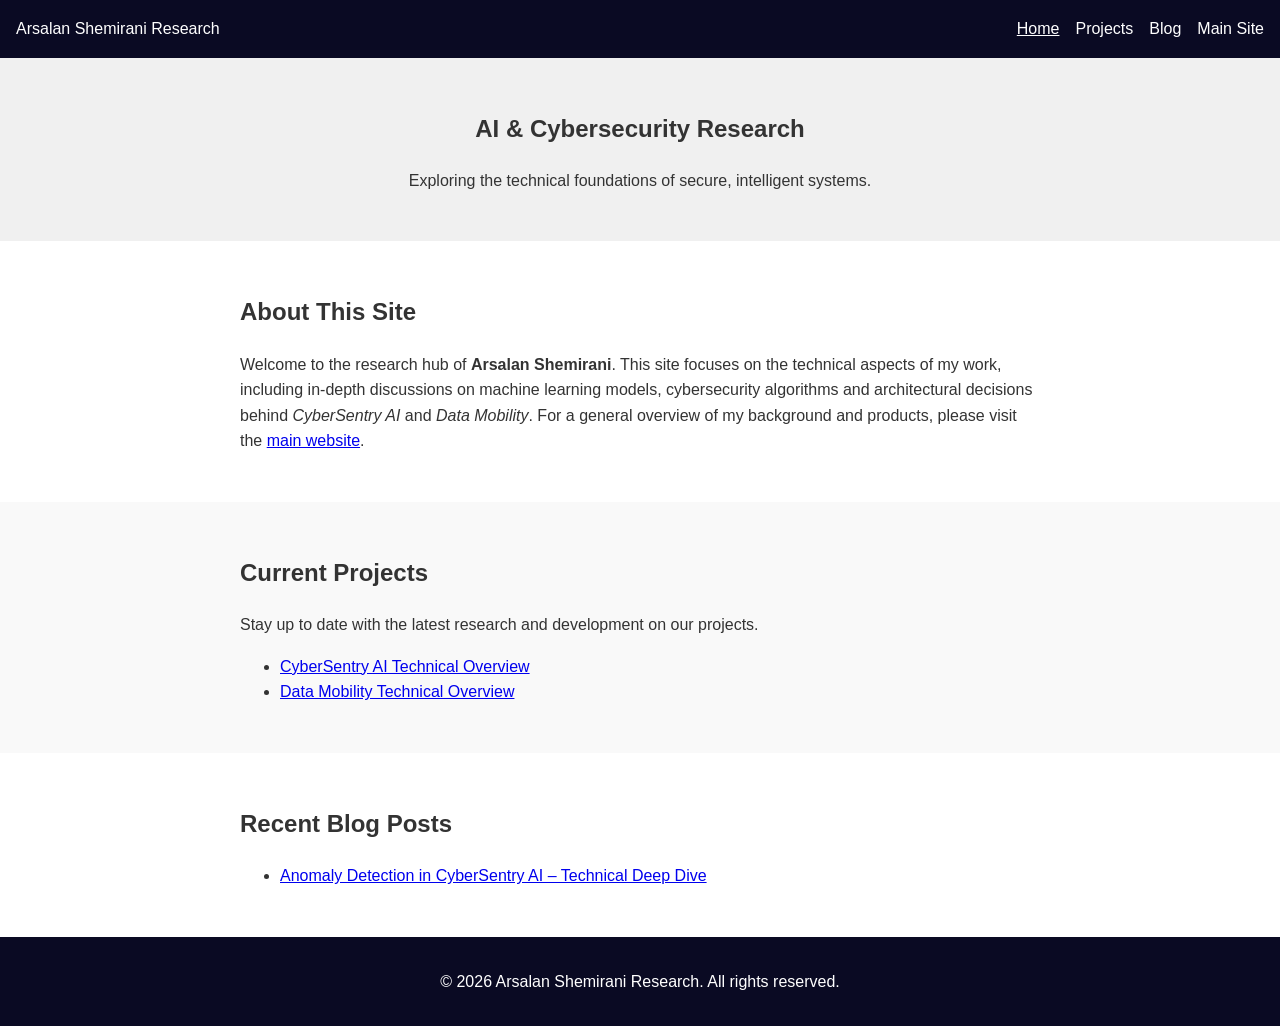
<file: index.html>
<!DOCTYPE html>
<html lang="en">
<head>
  <meta charset="UTF-8">
  <meta name="viewport" content="width=device-width, initial-scale=1.0">
  <title>AI &amp; Cybersecurity Research – Arsalan Shemirani</title>
  <meta name="description" content="Technical deep dive into ongoing AI and cybersecurity projects by Arsalan Shemirani, including research updates on CyberSentry AI and Data Mobility.">
  <meta name="keywords" content="AI research, cybersecurity research, Arsalan Shemirani projects, CyberSentry AI updates, Data Mobility technical blog">
  <link rel="canonical" href="https://arsalanshemirani.github.io/">
  <!-- Open Graph -->
  <meta property="og:type" content="website">
  <meta property="og:title" content="AI &amp; Cybersecurity Research – Arsalan Shemirani">
  <meta property="og:description" content="Follow technical updates on AI and cybersecurity projects like CyberSentry AI and Data Mobility.">
  <meta property="og:url" content="https://arsalanshemirani.github.io/">
  <!-- Structured Data -->
  <script type="application/ld+json">
  {
    "@context": "https://schema.org",
    "@type": "WebSite",
    "name": "AI & Cybersecurity Research – Arsalan Shemirani",
    "url": "https://arsalanshemirani.github.io/",
    "description": "Technical deep dive into ongoing AI and cybersecurity projects by Arsalan Shemirani, including research updates on CyberSentry AI and Data Mobility."
  }
  </script>
  <link rel="stylesheet" href="style.css">
</head>
<body>
  <header>
    <nav>
      <div class="logo">Arsalan&nbsp;Shemirani Research</div>
      <ul>
        <li><a href="index.html" class="active">Home</a></li>
        <li><a href="projects.html">Projects</a></li>
        <li><a href="blog.html">Blog</a></li>
        <li><a href="https://arsalanshemirani.com/" target="_blank" rel="noopener">Main Site</a></li>
      </ul>
    </nav>
  </header>
  <section class="hero">
    <h1>AI &amp; Cybersecurity Research</h1>
    <p>Exploring the technical foundations of secure, intelligent systems.</p>
  </section>
  <section class="section">
    <div class="container">
      <h2>About This Site</h2>
      <p>
        Welcome to the research hub of <strong>Arsalan Shemirani</strong>.
        This site focuses on the technical aspects of my work, including in-depth discussions on machine learning models, cybersecurity algorithms and architectural decisions behind <em>CyberSentry&nbsp;AI</em> and <em>Data&nbsp;Mobility</em>.
        For a general overview of my background and products, please visit the
        <a href="https://arsalanshemirani.com/" target="_blank" rel="noopener">main website</a>.
      </p>
    </div>
  </section>
  <section class="section dark">
    <div class="container">
      <h2>Current Projects</h2>
      <p>Stay up to date with the latest research and development on our projects.</p>
      <ul>
        <li><a href="projects.html#cybersentry-ai">CyberSentry&nbsp;AI Technical Overview</a></li>
        <li><a href="projects.html#data-mobility">Data&nbsp;Mobility Technical Overview</a></li>
      </ul>
    </div>
  </section>
  <section class="section">
    <div class="container">
      <h2>Recent Blog Posts</h2>
      <ul>
        <li><a href="blog/anomaly-detection-cybersentry.html">Anomaly Detection in CyberSentry&nbsp;AI – Technical Deep Dive</a></li>
      </ul>
    </div>
  </section>
  <footer>
    <p>&copy; <script>document.write(new Date().getFullYear());</script> Arsalan Shemirani Research. All rights reserved.</p>
  </footer>
</body>
</html>
</file>
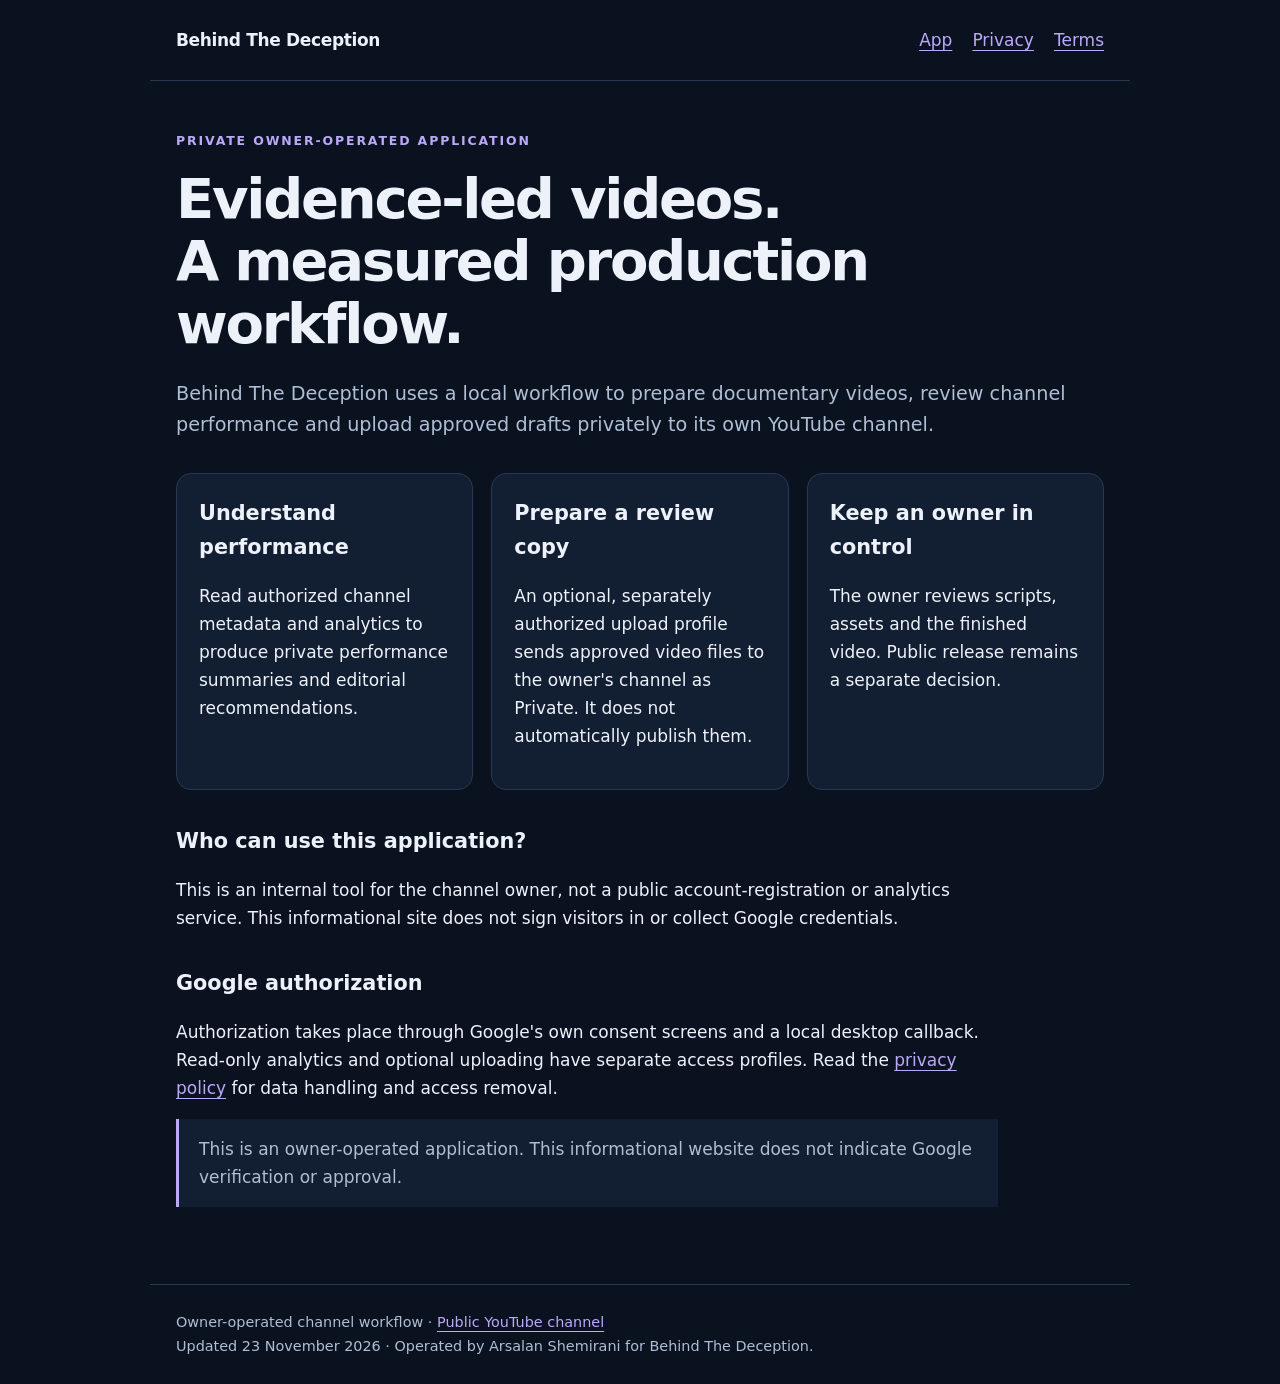
<file: behind-the-deception-app/index.html>
<!doctype html><html lang="en"><head><meta charset="utf-8"><meta name="viewport" content="width=device-width,initial-scale=1"><meta name="robots" content="noindex"><title>Channel workflow | Behind The Deception</title><style>:root{color-scheme:dark;--bg:#0a1220;--panel:#121e31;--ink:#edf2fa;--muted:#aebed4;--accent:#bca8fa;--line:#293952}*{box-sizing:border-box}body{margin:0;background:var(--bg);color:var(--ink);font:17px/1.65 system-ui,-apple-system,BlinkMacSystemFont,"Segoe UI",sans-serif}header,main,footer{max-width:980px;margin:auto;padding:26px}header{display:flex;justify-content:space-between;align-items:center;gap:16px;border-bottom:1px solid var(--line)}a{color:var(--accent);text-underline-offset:4px}nav{display:flex;gap:20px;flex-wrap:wrap}header a.brand{font-weight:750;color:var(--ink);text-decoration:none;letter-spacing:-.02em}main{padding-top:50px;padding-bottom:60px}h1{font-size:clamp(2rem,5vw,3.5rem);line-height:1.12;letter-spacing:-.04em;margin:16px 0 22px}h2{font-size:1.3rem;margin-top:34px}p,li{max-width:76ch}.lead{font-size:1.2rem;color:var(--muted)}.eyebrow{color:var(--accent);font-size:.78rem;text-transform:uppercase;letter-spacing:.15em;font-weight:700}.cards{display:grid;grid-template-columns:repeat(auto-fit,minmax(240px,1fr));gap:18px;margin:32px 0}.card{padding:22px;border:1px solid var(--line);background:var(--panel);border-radius:15px}.card h2{margin-top:0}.note{padding:16px 20px;border-left:3px solid var(--accent);background:var(--panel);color:var(--muted)}code{overflow-wrap:anywhere;color:#d2c4ff;font-size:.88em}footer{border-top:1px solid var(--line);color:var(--muted);font-size:.9rem}ul{padding-left:23px}button{font:inherit}@media(max-width:600px){header{align-items:flex-start;flex-direction:column}main{padding-top:30px}header,main,footer{padding-left:20px;padding-right:20px}}</style></head><body><header><a class="brand" href="index.html">Behind The Deception</a><nav aria-label="Main navigation"><a href="index.html">App</a><a href="privacy.html">Privacy</a><a href="terms.html">Terms</a></nav></header><main><div class="eyebrow">Private owner-operated application</div><h1>Evidence-led videos.<br>A measured production workflow.</h1><p class="lead">Behind The Deception uses a local workflow to prepare documentary videos, review channel performance and upload approved drafts privately to its own YouTube channel.</p><div class="cards"><section class="card"><h2>Understand performance</h2><p>Read authorized channel metadata and analytics to produce private performance summaries and editorial recommendations.</p></section><section class="card"><h2>Prepare a review copy</h2><p>An optional, separately authorized upload profile sends approved video files to the owner's channel as Private. It does not automatically publish them.</p></section><section class="card"><h2>Keep an owner in control</h2><p>The owner reviews scripts, assets and the finished video. Public release remains a separate decision.</p></section></div><h2>Who can use this application?</h2><p>This is an internal tool for the channel owner, not a public account-registration or analytics service. This informational site does not sign visitors in or collect Google credentials.</p><h2>Google authorization</h2><p>Authorization takes place through Google's own consent screens and a local desktop callback. Read-only analytics and optional uploading have separate access profiles. Read the <a href="privacy.html">privacy policy</a> for data handling and access removal.</p><p class="note">This is an owner-operated application. This informational website does not indicate Google verification or approval.</p></main><footer>Owner-operated channel workflow · <a href="https://www.youtube.com/channel/UCUllWvNDPVEn3FMOXt50_Sg">Public YouTube channel</a><br>Updated 23 November 2026 · Operated by Arsalan Shemirani for Behind The Deception.</footer></body></html>
</file>
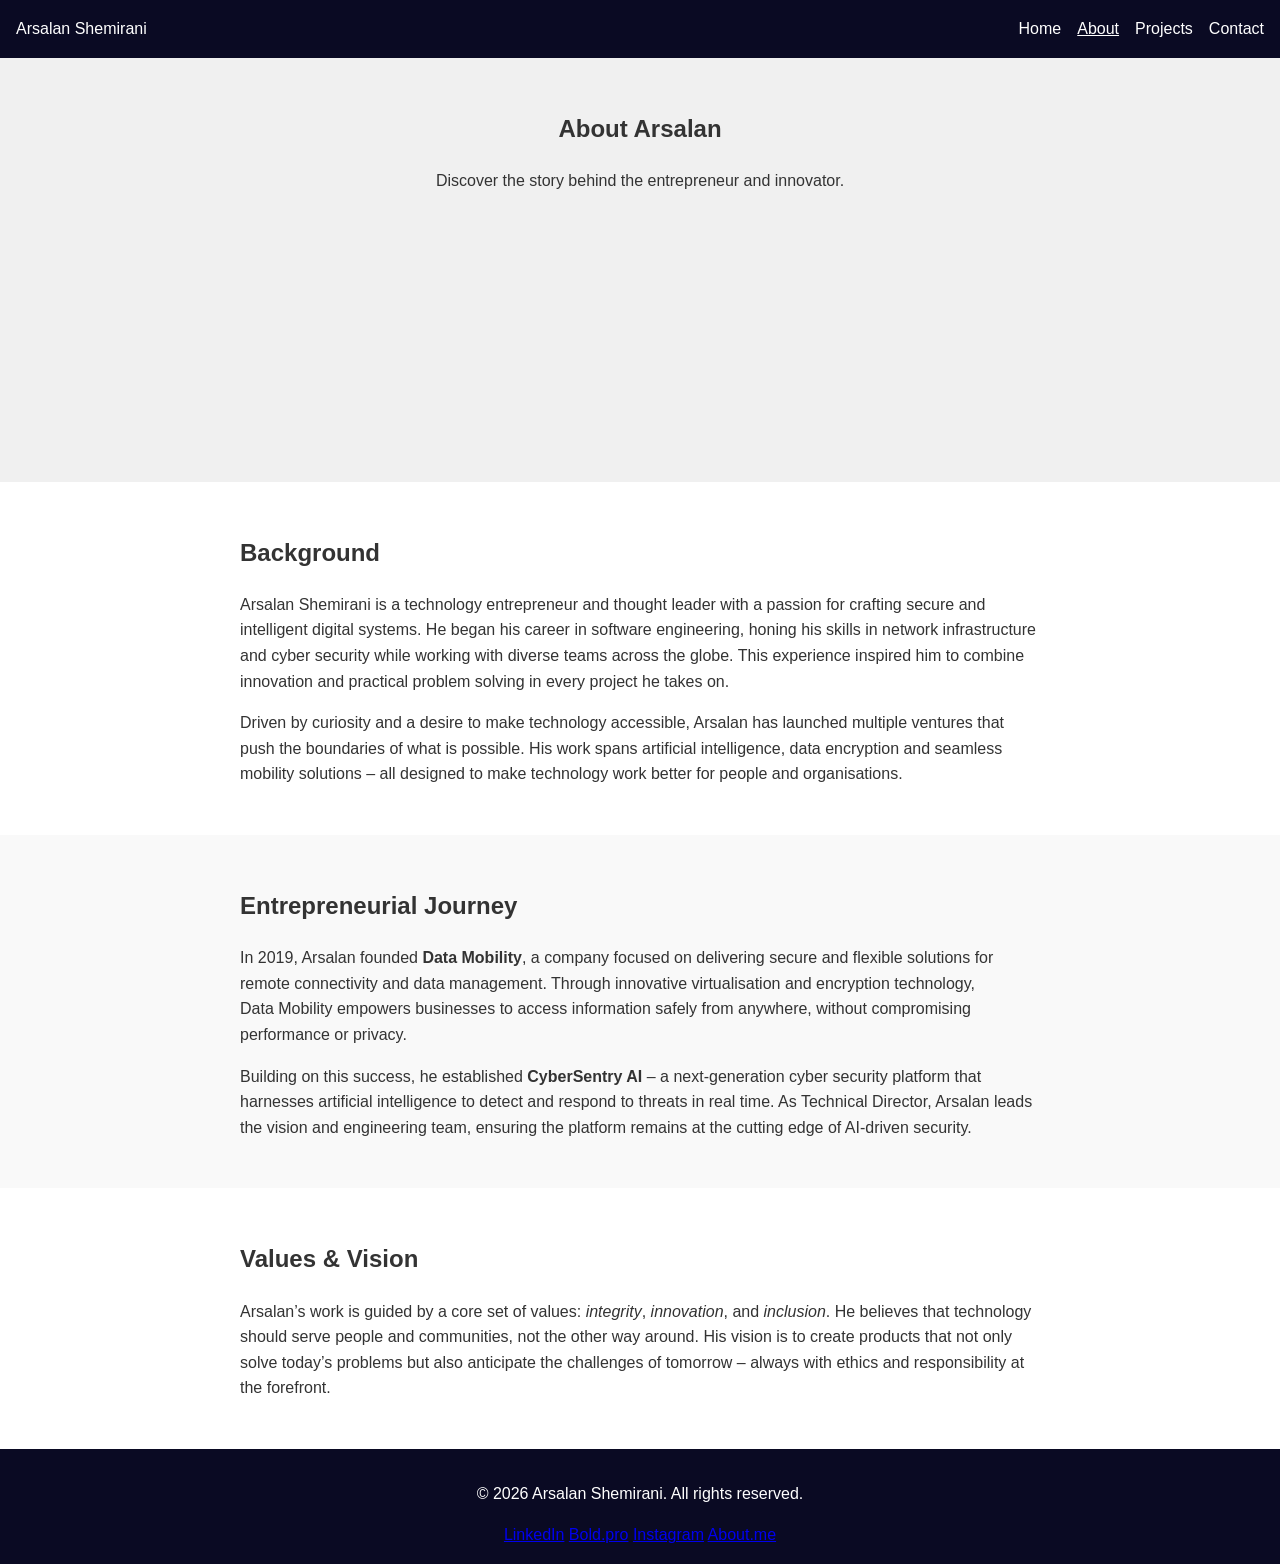
<file: about.html>
<!DOCTYPE html>
<html lang="en">
<head>
  <meta charset="UTF-8">
  <meta name="viewport" content="width=device-width, initial-scale=1.0">
  <meta http-equiv="X-UA-Compatible" content="IE=edge" />
  <title>About – Arsalan Shemirani</title>
  <meta name="description" content="Learn more about Arsalan Shemirani’s background, his passion for technology and innovation, and his journey as a technology entrepreneur and innovator.">
  <meta name="keywords" content="About Arsalan Shemirani, technology entrepreneur background, cybersecurity, AI entrepreneur, Data Mobility, CyberSentry AI">
  <link rel="canonical" href="https://arsalanshemirani.com/about.html">

  <!-- Structured data to identify this page for search engines -->
  <script type="application/ld+json">
  {
    "@context": "https://schema.org",
    "@type": "WebPage",
    "name": "About Arsalan Shemirani",
    "url": "https://arsalanshemirani.com/about.html",
    "description": "Learn more about Arsalan Shemirani’s background, his passion for technology and innovation, and his journey as a technology entrepreneur and innovator."
  }
  </script>
  <link rel="stylesheet" href="style.css">
</head>
<body>
  <header>
    <nav>
      <div class="logo">Arsalan&nbsp;Shemirani</div>
      <ul>
        <li><a href="index.html">Home</a></li>
        <li><a href="about.html" class="active">About</a></li>
        <li><a href="projects.html">Projects</a></li>
        <li><a href="contact.html">Contact</a></li>
      </ul>
    </nav>
  </header>

  <section class="hero" style="height: 40vh;">
    <h1>About Arsalan</h1>
    <p>Discover the story behind the entrepreneur and innovator.</p>
  </section>

  <section class="section">
    <div class="container">
      <h2>Background</h2>
      <p>
        Arsalan Shemirani is a technology entrepreneur and thought leader with a passion for crafting secure and intelligent digital systems.  
        He began his career in software engineering, honing his skills in network infrastructure and cyber security while working with diverse teams across the globe.  
        This experience inspired him to combine innovation and practical problem solving in every project he takes on.
      </p>
      <p>
        Driven by curiosity and a desire to make technology accessible, Arsalan has launched multiple ventures that push the boundaries of what is possible.  
        His work spans artificial intelligence, data encryption and seamless mobility solutions – all designed to make technology work better for people and organisations.
      </p>
    </div>
  </section>

  <section class="section dark">
    <div class="container">
      <h2>Entrepreneurial Journey</h2>
      <p>
        In 2019, Arsalan founded <strong>Data&nbsp;Mobility</strong>, a company focused on delivering secure and flexible solutions for remote connectivity and data management.  
        Through innovative virtualisation and encryption technology, Data&nbsp;Mobility empowers businesses to access information safely from anywhere, without compromising performance or privacy.
      </p>
      <p>
        Building on this success, he established <strong>CyberSentry&nbsp;AI</strong> – a next‑generation cyber security platform that harnesses artificial intelligence to detect and respond to threats in real time.  
        As Technical Director, Arsalan leads the vision and engineering team, ensuring the platform remains at the cutting edge of AI‑driven security.
      </p>
    </div>
  </section>

  <section class="section">
    <div class="container">
      <h2>Values &amp; Vision</h2>
      <p>
        Arsalan’s work is guided by a core set of values: <em>integrity</em>, <em>innovation</em>, and <em>inclusion</em>.  
        He believes that technology should serve people and communities, not the other way around.  
        His vision is to create products that not only solve today’s problems but also anticipate the challenges of tomorrow – always with ethics and responsibility at the forefront.
      </p>
    </div>
  </section>

  <footer>
    <p>&copy; <script>document.write(new Date().getFullYear());</script> Arsalan Shemirani. All rights reserved.</p>
    <div class="social-links">
      <a href="https://www.linkedin.com/in/arsalanshemirani" target="_blank" rel="noopener">LinkedIn</a>
      <a href="https://bold.pro/profile/arsalan-shemirani" target="_blank" rel="noopener">Bold.pro</a>
      <a href="https://www.instagram.com/arsalanshemirani" target="_blank" rel="noopener">Instagram</a>
      <a href="https://about.me/arsalanshemirani" target="_blank" rel="noopener">About.me</a>
    </div>
  </footer>

</body>
</html>
</file>
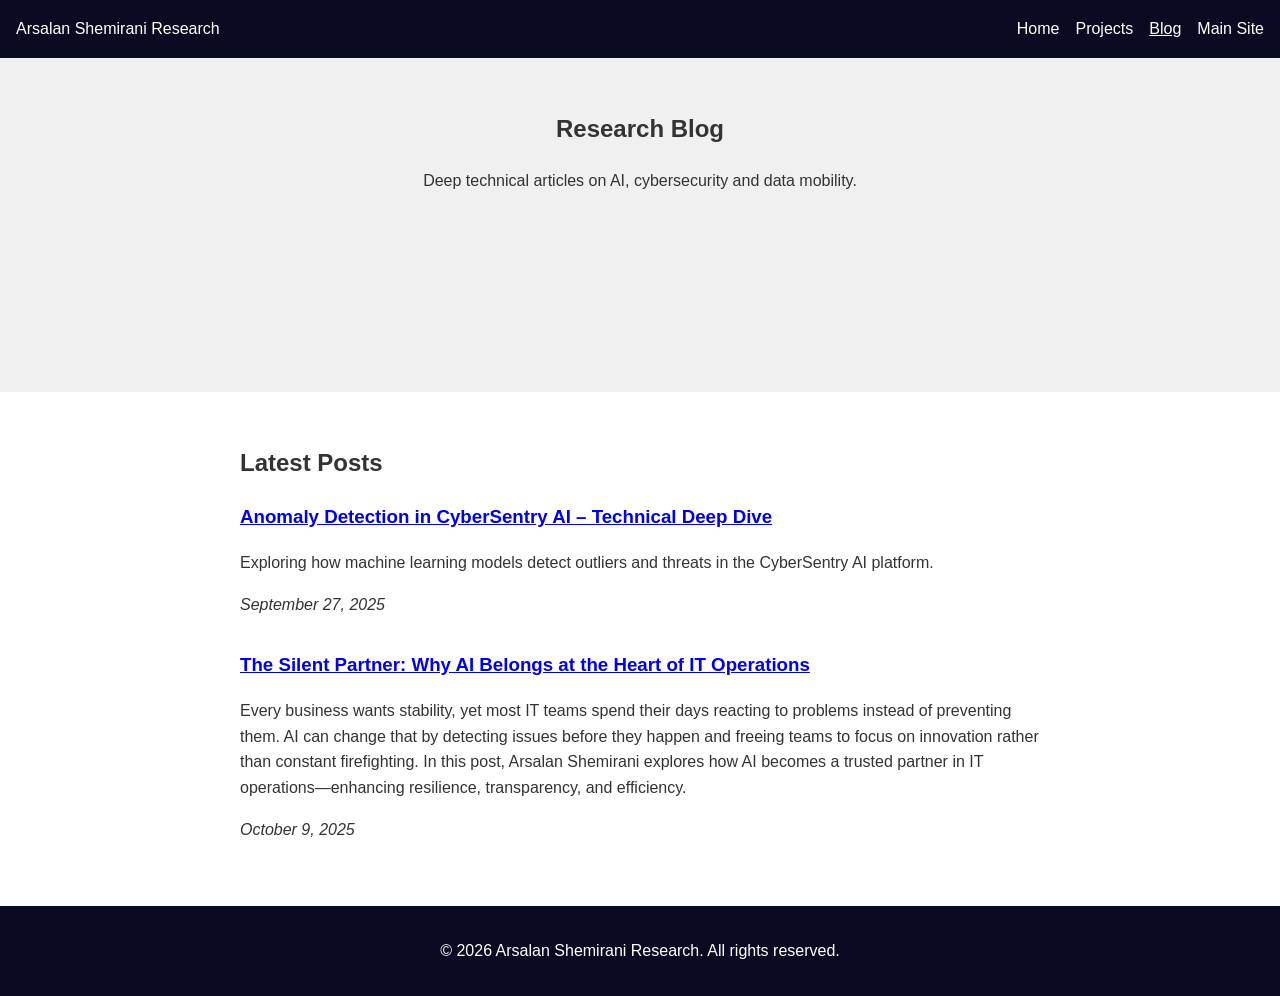
<file: blog.html>
<!DOCTYPE html>
<html lang="en">
<head>
  <meta charset="UTF-8">
  <meta name="viewport" content="width=device-width, initial-scale=1.0">
  <title>Research Blog – Arsalan Shemirani</title>
  <meta name="description" content="Technical blog posts by Arsalan Shemirani on AI, cybersecurity, machine learning and data mobility.">
  <meta name="keywords" content="AI blog, cybersecurity research blog, machine learning insights, Data Mobility blog, Arsalan Shemirani">
  <link rel="canonical" href="https://arsalanshemirani.github.io/blog.html">
  <meta property="og:type" content="article">
  <meta property="og:title" content="Research Blog – Arsalan Shemirani">
  <meta property="og:description" content="Insights and tutorials on building AI-powered cybersecurity and data mobility solutions.">
  <meta property="og:url" content="https://arsalanshemirani.github.io/blog.html">
  <script type="application/ld+json">
  {
    "@context": "https://schema.org",
    "@type": "Blog",
    "name": "Research Blog – Arsalan Shemirani",
    "url": "https://arsalanshemirani.github.io/blog.html",
    "description": "Technical blog posts on AI, cybersecurity and data mobility."
  }
  </script>
  <link rel="stylesheet" href="style.css">
</head>
<body>
  <header>
    <nav>
      <div class="logo">Arsalan&nbsp;Shemirani Research</div>
      <ul>
        <li><a href="index.html">Home</a></li>
        <li><a href="projects.html">Projects</a></li>
        <li><a href="blog.html" class="active">Blog</a></li>
        <li><a href="https://arsalanshemirani.com/" target="_blank" rel="noopener">Main Site</a></li>
      </ul>
    </nav>
  </header>
  <section class="hero" style="height: 30vh;">
    <h1>Research Blog</h1>
    <p>Deep technical articles on AI, cybersecurity and data mobility.</p>
  </section>
  <section class="section">
    <div class="container">
      <h2>Latest Posts</h2>
      <ul class="posts-list">
        <li>
          <h3><a href="blog/anomaly-detection-cybersentry.html">Anomaly Detection in CyberSentry&nbsp;AI – Technical Deep Dive</a></h3>
          <p>Exploring how machine learning models detect outliers and threats in the CyberSentry AI platform.</p>
          <p><em>September 27, 2025</em></p>
        </li>
        <li>
          <h3><a href="blog/ai-in-it-operations.html">The Silent Partner: Why AI Belongs at the Heart of IT Operations</a></h3>
          <p>Every business wants stability, yet most IT teams spend their days reacting to problems instead of preventing them. AI can change that by detecting issues before they happen and freeing teams to focus on innovation rather than constant firefighting. In this post, Arsalan Shemirani explores how AI becomes a trusted partner in IT operations—enhancing resilience, transparency, and efficiency.</p>
          <p><em>October 9, 2025</em></p>
        </li>
        <!-- Additional posts will appear here -->
      </ul>
    </div>
  </section>
  <footer>
    <p>&copy; <script>document.write(new Date().getFullYear());</script> Arsalan Shemirani Research. All rights reserved.</p>
  </footer>
</body>
</html>
</file>
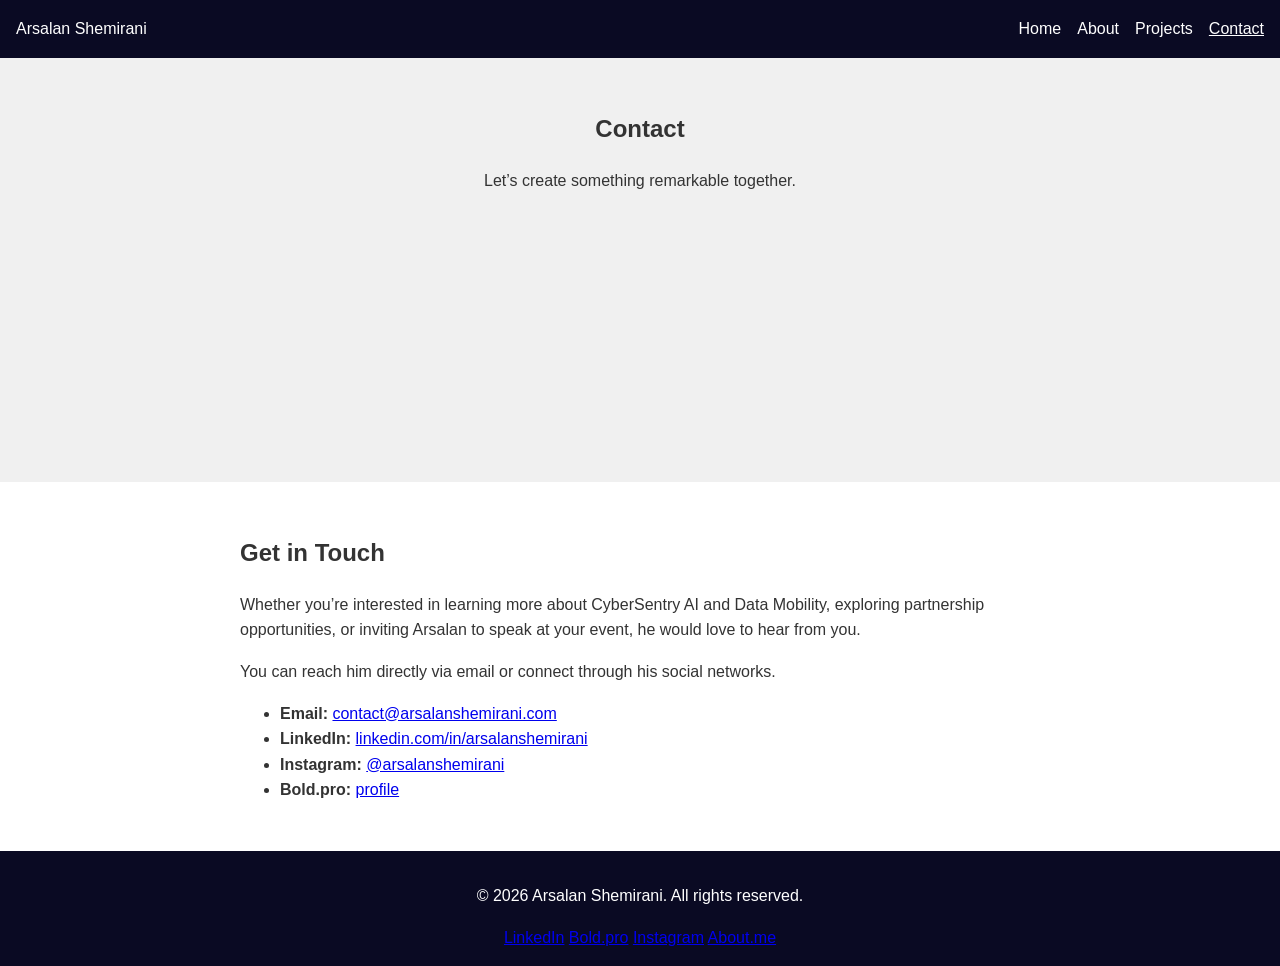
<file: contact.html>
<!DOCTYPE html>
<html lang="en">
<head>
  <meta charset="UTF-8">
  <meta name="viewport" content="width=device-width, initial-scale=1.0">
  <meta http-equiv="X-UA-Compatible" content="IE=edge" />
  <title>Contact – Arsalan Shemirani</title>
  <meta name="description" content="Get in touch with Arsalan Shemirani for collaborations, inquiries or speaking engagements. Connect via email or social networks.">
  <meta name="keywords" content="Contact Arsalan Shemirani, collaboration, partnerships, speaking engagements, email, social links">
  <link rel="canonical" href="https://arsalanshemirani.com/contact.html">

  <!-- Structured data for contact page -->
  <script type="application/ld+json">
  {
    "@context": "https://schema.org",
    "@type": "WebPage",
    "name": "Contact – Arsalan Shemirani",
    "url": "https://arsalanshemirani.com/contact.html",
    "description": "Get in touch with Arsalan Shemirani for collaborations, inquiries or speaking engagements. Connect via email or social networks."
  }
  </script>
  <link rel="stylesheet" href="style.css">
</head>
<body>
  <header>
    <nav>
      <div class="logo">Arsalan&nbsp;Shemirani</div>
      <ul>
        <li><a href="index.html">Home</a></li>
        <li><a href="about.html">About</a></li>
        <li><a href="projects.html">Projects</a></li>
        <li><a href="contact.html" class="active">Contact</a></li>
      </ul>
    </nav>
  </header>

  <section class="hero" style="height: 40vh;">
    <h1>Contact</h1>
    <p>Let’s create something remarkable together.</p>
  </section>

  <section class="section">
    <div class="container">
      <h2>Get in Touch</h2>
      <p>
        Whether you’re interested in learning more about CyberSentry&nbsp;AI and Data&nbsp;Mobility, exploring partnership opportunities, or inviting Arsalan to speak at your event, he would love to hear from you.
      </p>
      <p>
        You can reach him directly via email or connect through his social networks.
      </p>
      <ul>
        <li><strong>Email:</strong> <a href="mailto:contact@arsalanshemirani.com">contact@arsalanshemirani.com</a></li>
        <li><strong>LinkedIn:</strong> <a href="https://www.linkedin.com/in/arsalanshemirani" target="_blank" rel="noopener">linkedin.com/in/arsalanshemirani</a></li>
        <li><strong>Instagram:</strong> <a href="https://www.instagram.com/arsalanshemirani" target="_blank" rel="noopener">@arsalanshemirani</a></li>
        <li><strong>Bold.pro:</strong> <a href="https://bold.pro/profile/arsalan-shemirani" target="_blank" rel="noopener">profile</a></li>
      </ul>
    </div>
  </section>

  <footer>
    <p>&copy; <script>document.write(new Date().getFullYear());</script> Arsalan Shemirani. All rights reserved.</p>
    <div class="social-links">
      <a href="https://www.linkedin.com/in/arsalanshemirani" target="_blank" rel="noopener">LinkedIn</a>
      <a href="https://bold.pro/profile/arsalan-shemirani" target="_blank" rel="noopener">Bold.pro</a>
      <a href="https://www.instagram.com/arsalanshemirani" target="_blank" rel="noopener">Instagram</a>
      <a href="https://about.me/arsalanshemirani" target="_blank" rel="noopener">About.me</a>
    </div>
  </footer>

</body>
</html>
</file>
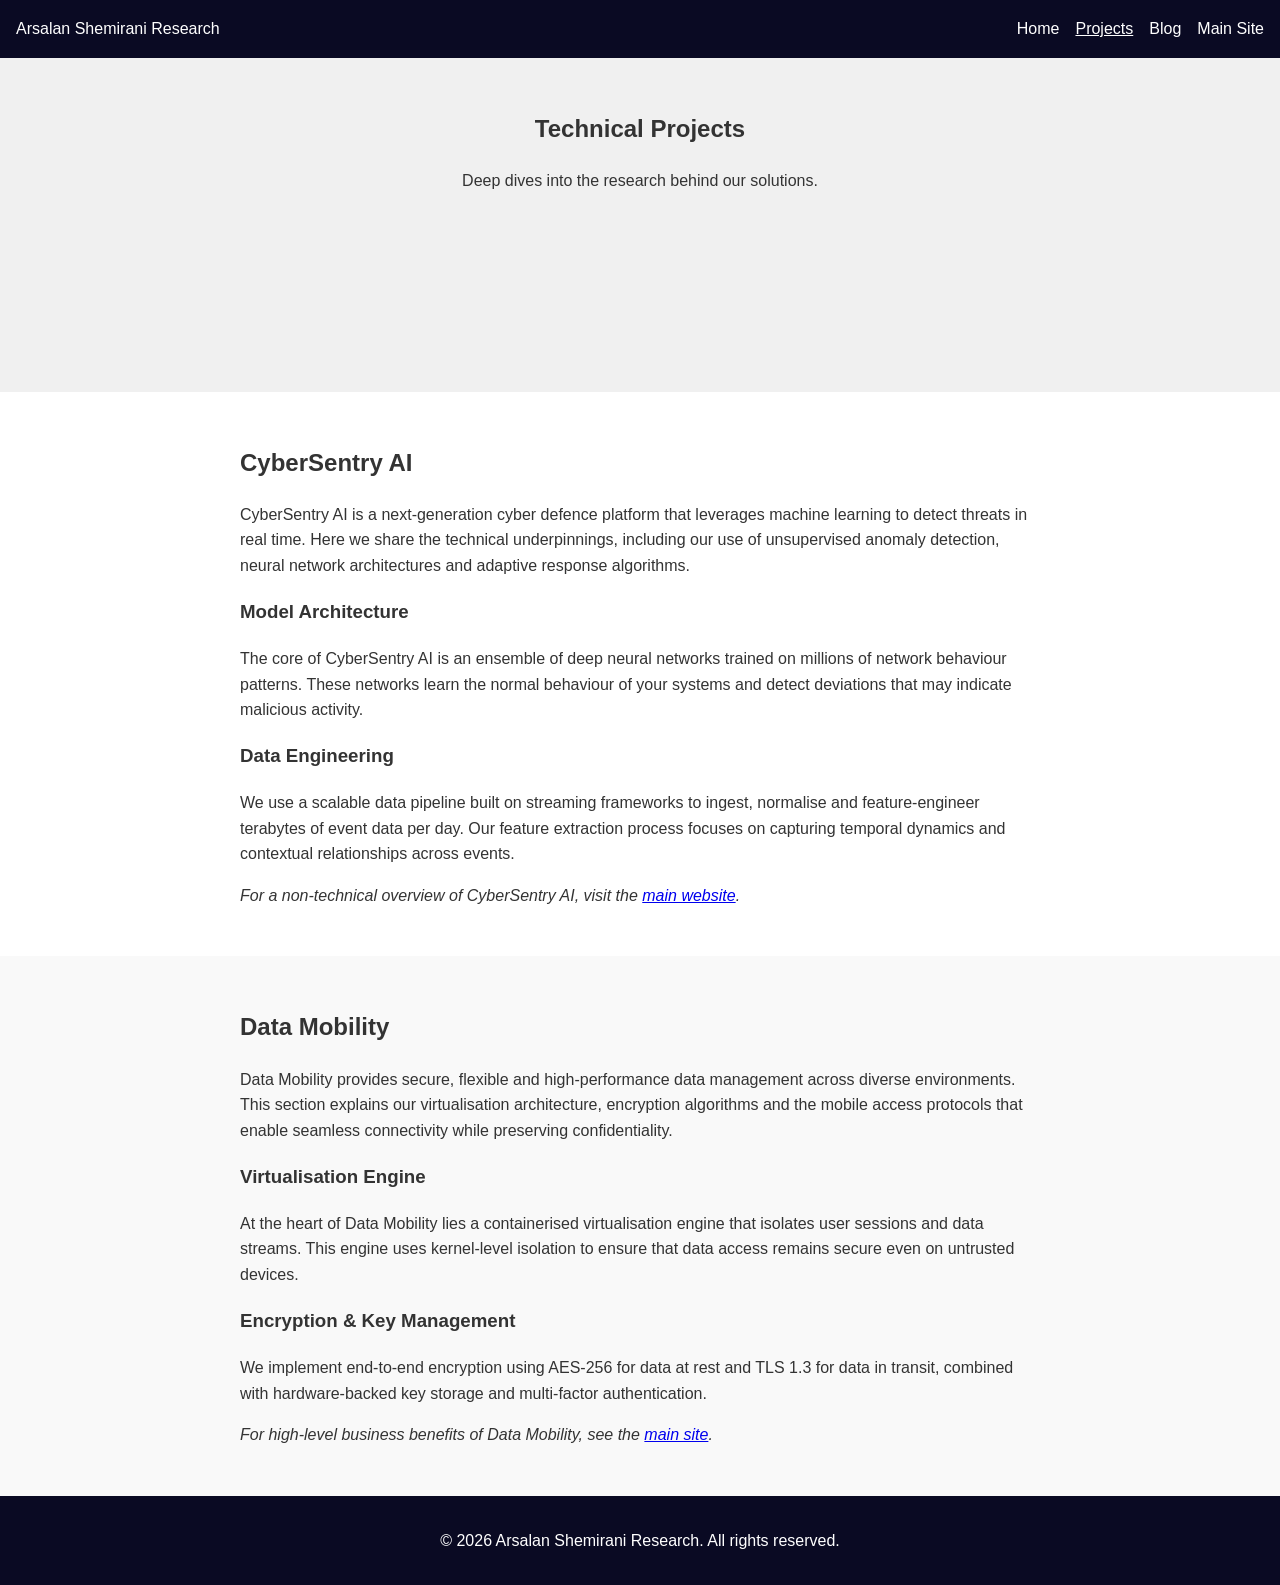
<file: projects.html>
<!DOCTYPE html>
<html lang="en">
<head>
  <meta charset="UTF-8">
  <meta name="viewport" content="width=device-width, initial-scale=1.0">
  <title>Technical Projects – Arsalan Shemirani Research</title>
  <meta name="description" content="In-depth technical descriptions of Arsalan Shemirani's ongoing AI and cybersecurity projects, including model architecture, algorithms and progress updates for CyberSentry AI and Data Mobility.">
  <meta name="keywords" content="CyberSentry AI research, Data Mobility technical details, AI cybersecurity projects, machine learning architecture">
  <link rel="canonical" href="https://arsalanshemirani.github.io/projects.html">
  <meta property="og:type" content="article">
  <meta property="og:title" content="Technical Projects – Arsalan Shemirani Research">
  <meta property="og:description" content="Explore technical details of AI and cybersecurity projects by Arsalan Shemirani.">
  <meta property="og:url" content="https://arsalanshemirani.github.io/projects.html">
  <script type="application/ld+json">
  {
    "@context": "https://schema.org",
    "@type": "WebPage",
    "name": "Technical Projects – Arsalan Shemirani Research",
    "url": "https://arsalanshemirani.github.io/projects.html",
    "description": "In-depth technical descriptions of ongoing projects including CyberSentry AI and Data Mobility."
  }
  </script>
  <link rel="stylesheet" href="style.css">
</head>
<body>
  <header>
    <nav>
      <div class="logo">Arsalan&nbsp;Shemirani Research</div>
      <ul>
        <li><a href="index.html">Home</a></li>
        <li><a href="projects.html" class="active">Projects</a></li>
        <li><a href="blog.html">Blog</a></li>
        <li><a href="https://arsalanshemirani.com/" target="_blank" rel="noopener">Main Site</a></li>
      </ul>
    </nav>
  </header>
  <section class="hero" style="height: 30vh;">
    <h1>Technical Projects</h1>
    <p>Deep dives into the research behind our solutions.</p>
  </section>
  <section class="section">
    <div class="container">
      <h2 id="cybersentry-ai">CyberSentry&nbsp;AI</h2>
      <p>
        CyberSentry&nbsp;AI is a next-generation cyber defence platform that leverages machine learning to detect threats in real time.
        Here we share the technical underpinnings, including our use of unsupervised anomaly detection, neural network architectures and adaptive response algorithms.
      </p>
      <h3>Model Architecture</h3>
      <p>
        The core of CyberSentry AI is an ensemble of deep neural networks trained on millions of network behaviour patterns.
        These networks learn the normal behaviour of your systems and detect deviations that may indicate malicious activity.
      </p>
      <h3>Data Engineering</h3>
      <p>
        We use a scalable data pipeline built on streaming frameworks to ingest, normalise and feature-engineer terabytes of event data per day.
        Our feature extraction process focuses on capturing temporal dynamics and contextual relationships across events.
      </p>
      <p><em>For a non-technical overview of CyberSentry&nbsp;AI, visit the <a href="https://arsalanshemirani.com/projects.html#cybersentry" target="_blank" rel="noopener">main website</a>.</em></p>
    </div>
  </section>
  <section class="section dark">
    <div class="container">
      <h2 id="data-mobility">Data&nbsp;Mobility</h2>
      <p>
        Data&nbsp;Mobility provides secure, flexible and high-performance data management across diverse environments.
        This section explains our virtualisation architecture, encryption algorithms and the mobile access protocols that enable seamless connectivity while preserving confidentiality.
      </p>
      <h3>Virtualisation Engine</h3>
      <p>
        At the heart of Data Mobility lies a containerised virtualisation engine that isolates user sessions and data streams.
        This engine uses kernel-level isolation to ensure that data access remains secure even on untrusted devices.
      </p>
      <h3>Encryption &amp; Key Management</h3>
      <p>
        We implement end-to-end encryption using AES-256 for data at rest and TLS 1.3 for data in transit, combined with hardware-backed key storage and multi-factor authentication.
      </p>
      <p><em>For high-level business benefits of Data&nbsp;Mobility, see the <a href="https://arsalanshemirani.com/projects.html#datamobility" target="_blank" rel="noopener">main site</a>.</em></p>
    </div>
  </section>
  <footer>
    <p>&copy; <script>document.write(new Date().getFullYear());</script> Arsalan Shemirani Research. All rights reserved.</p>
  </footer>
</body>
</html>
</file>
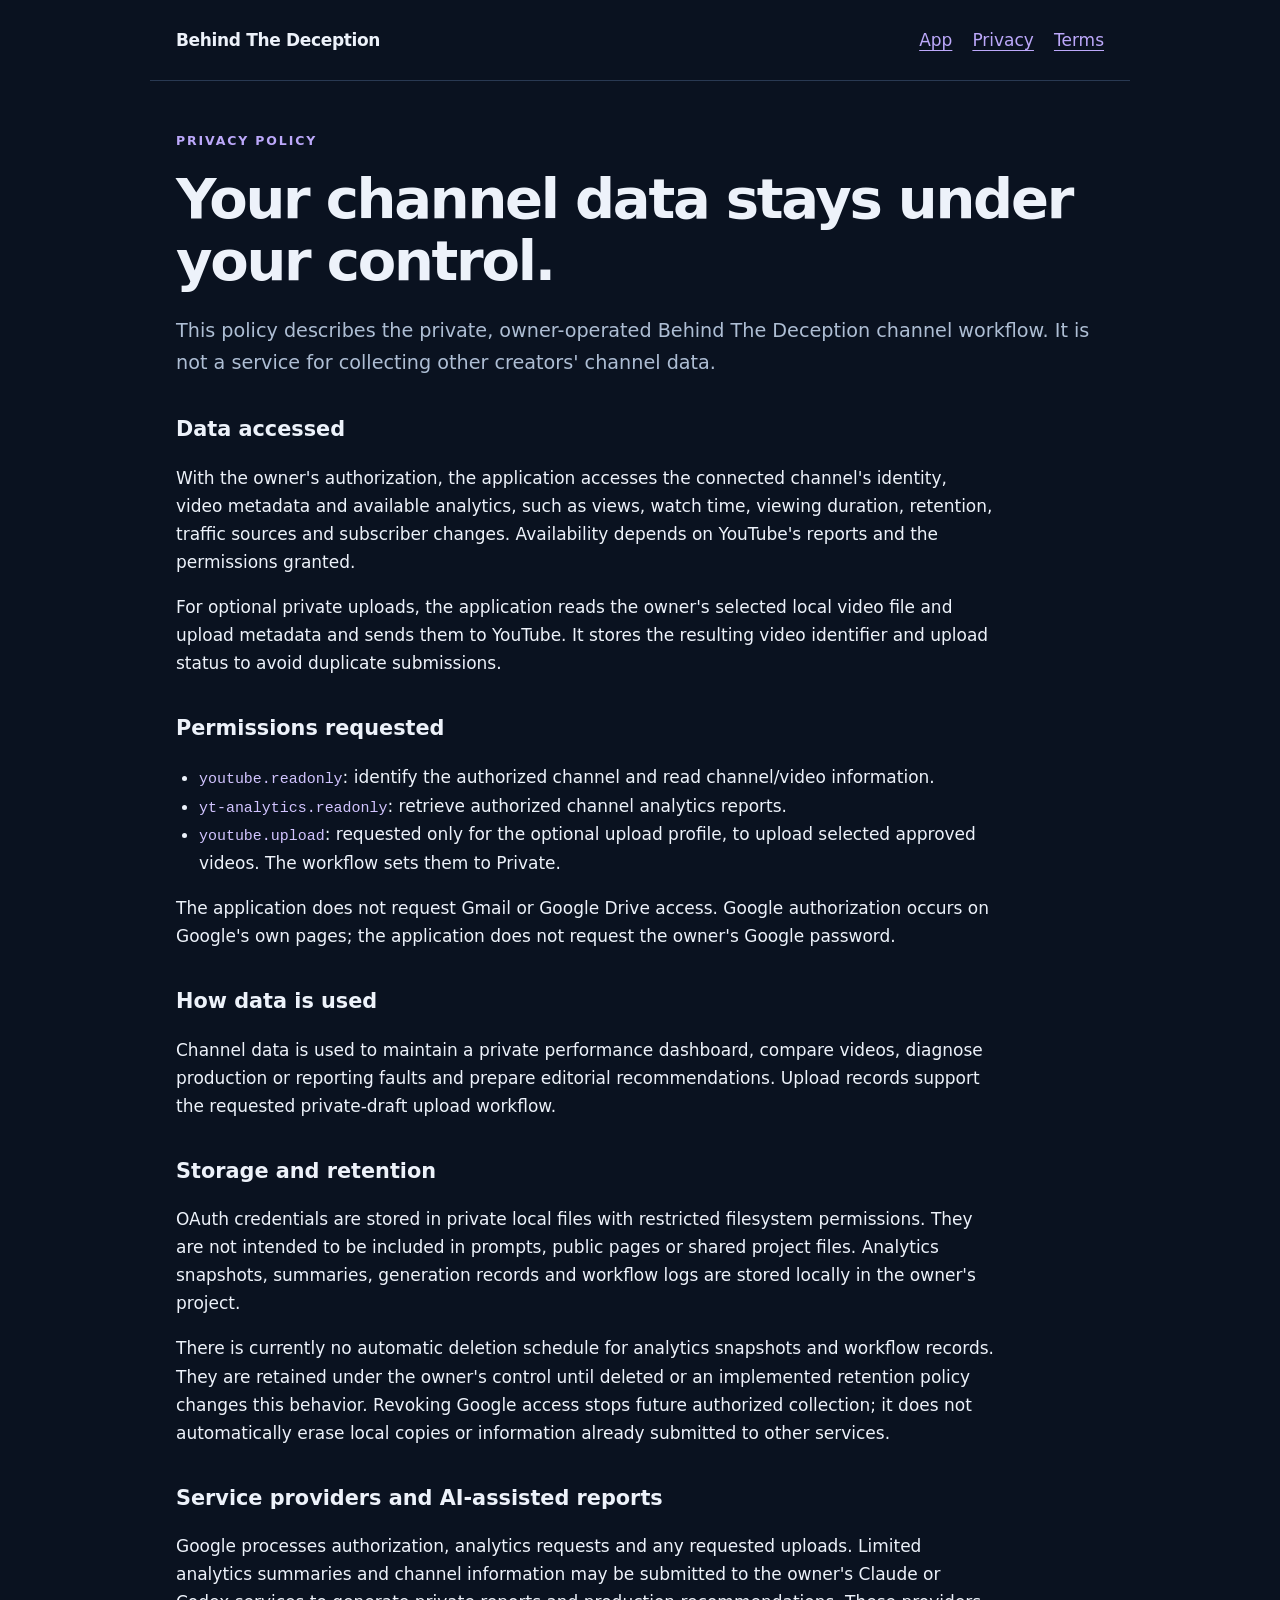
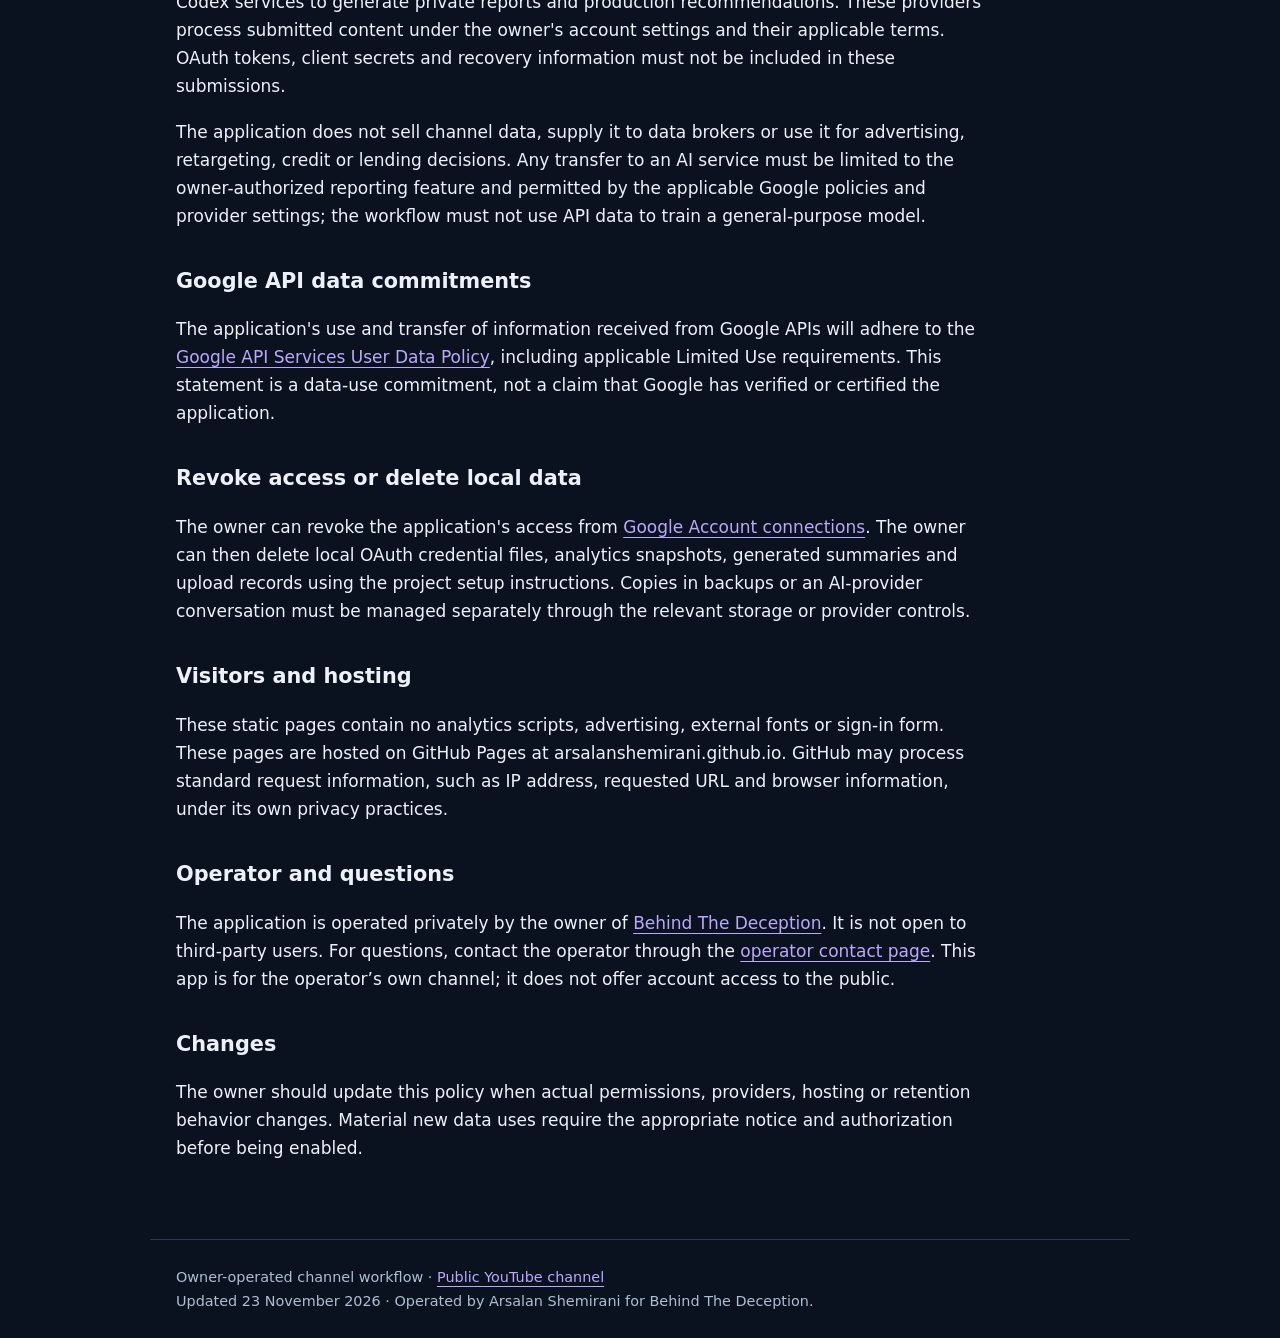
<file: behind-the-deception-app/privacy.html>
<!doctype html><html lang="en"><head><meta charset="utf-8"><meta name="viewport" content="width=device-width,initial-scale=1"><meta name="robots" content="noindex"><title>Privacy policy | Behind The Deception</title><style>:root{color-scheme:dark;--bg:#0a1220;--panel:#121e31;--ink:#edf2fa;--muted:#aebed4;--accent:#bca8fa;--line:#293952}*{box-sizing:border-box}body{margin:0;background:var(--bg);color:var(--ink);font:17px/1.65 system-ui,-apple-system,BlinkMacSystemFont,"Segoe UI",sans-serif}header,main,footer{max-width:980px;margin:auto;padding:26px}header{display:flex;justify-content:space-between;align-items:center;gap:16px;border-bottom:1px solid var(--line)}a{color:var(--accent);text-underline-offset:4px}nav{display:flex;gap:20px;flex-wrap:wrap}header a.brand{font-weight:750;color:var(--ink);text-decoration:none;letter-spacing:-.02em}main{padding-top:50px;padding-bottom:60px}h1{font-size:clamp(2rem,5vw,3.5rem);line-height:1.12;letter-spacing:-.04em;margin:16px 0 22px}h2{font-size:1.3rem;margin-top:34px}p,li{max-width:76ch}.lead{font-size:1.2rem;color:var(--muted)}.eyebrow{color:var(--accent);font-size:.78rem;text-transform:uppercase;letter-spacing:.15em;font-weight:700}.cards{display:grid;grid-template-columns:repeat(auto-fit,minmax(240px,1fr));gap:18px;margin:32px 0}.card{padding:22px;border:1px solid var(--line);background:var(--panel);border-radius:15px}.card h2{margin-top:0}.note{padding:16px 20px;border-left:3px solid var(--accent);background:var(--panel);color:var(--muted)}code{overflow-wrap:anywhere;color:#d2c4ff;font-size:.88em}footer{border-top:1px solid var(--line);color:var(--muted);font-size:.9rem}ul{padding-left:23px}button{font:inherit}@media(max-width:600px){header{align-items:flex-start;flex-direction:column}main{padding-top:30px}header,main,footer{padding-left:20px;padding-right:20px}}</style></head><body><header><a class="brand" href="index.html">Behind The Deception</a><nav aria-label="Main navigation"><a href="index.html">App</a><a href="privacy.html">Privacy</a><a href="terms.html">Terms</a></nav></header><main><div class="eyebrow">Privacy policy</div><h1>Your channel data stays under your control.</h1><p class="lead">This policy describes the private, owner-operated Behind The Deception channel workflow. It is not a service for collecting other creators' channel data.</p><h2>Data accessed</h2><p>With the owner's authorization, the application accesses the connected channel's identity, video metadata and available analytics, such as views, watch time, viewing duration, retention, traffic sources and subscriber changes. Availability depends on YouTube's reports and the permissions granted.</p><p>For optional private uploads, the application reads the owner's selected local video file and upload metadata and sends them to YouTube. It stores the resulting video identifier and upload status to avoid duplicate submissions.</p><h2>Permissions requested</h2><ul><li><code>youtube.readonly</code>: identify the authorized channel and read channel/video information.</li><li><code>yt-analytics.readonly</code>: retrieve authorized channel analytics reports.</li><li><code>youtube.upload</code>: requested only for the optional upload profile, to upload selected approved videos. The workflow sets them to Private.</li></ul><p>The application does not request Gmail or Google Drive access. Google authorization occurs on Google's own pages; the application does not request the owner's Google password.</p><h2>How data is used</h2><p>Channel data is used to maintain a private performance dashboard, compare videos, diagnose production or reporting faults and prepare editorial recommendations. Upload records support the requested private-draft upload workflow.</p><h2>Storage and retention</h2><p>OAuth credentials are stored in private local files with restricted filesystem permissions. They are not intended to be included in prompts, public pages or shared project files. Analytics snapshots, summaries, generation records and workflow logs are stored locally in the owner's project.</p><p>There is currently no automatic deletion schedule for analytics snapshots and workflow records. They are retained under the owner's control until deleted or an implemented retention policy changes this behavior. Revoking Google access stops future authorized collection; it does not automatically erase local copies or information already submitted to other services.</p><h2>Service providers and AI-assisted reports</h2><p>Google processes authorization, analytics requests and any requested uploads. Limited analytics summaries and channel information may be submitted to the owner's Claude or Codex services to generate private reports and production recommendations. These providers process submitted content under the owner's account settings and their applicable terms. OAuth tokens, client secrets and recovery information must not be included in these submissions.</p><p>The application does not sell channel data, supply it to data brokers or use it for advertising, retargeting, credit or lending decisions. Any transfer to an AI service must be limited to the owner-authorized reporting feature and permitted by the applicable Google policies and provider settings; the workflow must not use API data to train a general-purpose model.</p><h2>Google API data commitments</h2><p>The application's use and transfer of information received from Google APIs will adhere to the <a href="https://developers.google.com/terms/api-services-user-data-policy">Google API Services User Data Policy</a>, including applicable Limited Use requirements. This statement is a data-use commitment, not a claim that Google has verified or certified the application.</p><h2>Revoke access or delete local data</h2><p>The owner can revoke the application's access from <a href="https://myaccount.google.com/connections">Google Account connections</a>. The owner can then delete local OAuth credential files, analytics snapshots, generated summaries and upload records using the project setup instructions. Copies in backups or an AI-provider conversation must be managed separately through the relevant storage or provider controls.</p><h2>Visitors and hosting</h2><p>These static pages contain no analytics scripts, advertising, external fonts or sign-in form. These pages are hosted on GitHub Pages at arsalanshemirani.github.io. GitHub may process standard request information, such as IP address, requested URL and browser information, under its own privacy practices.</p><h2>Operator and questions</h2><p>The application is operated privately by the owner of <a href="https://www.youtube.com/channel/UCUllWvNDPVEn3FMOXt50_Sg">Behind The Deception</a>. It is not open to third-party users. For questions, contact the operator through the <a href="https://arsalanshemirani.github.io/contact.html">operator contact page</a>. This app is for the operator’s own channel; it does not offer account access to the public.</p><h2>Changes</h2><p>The owner should update this policy when actual permissions, providers, hosting or retention behavior changes. Material new data uses require the appropriate notice and authorization before being enabled.</p></main><footer>Owner-operated channel workflow · <a href="https://www.youtube.com/channel/UCUllWvNDPVEn3FMOXt50_Sg">Public YouTube channel</a><br>Updated 23 November 2026 · Operated by Arsalan Shemirani for Behind The Deception.</footer></body></html>
</file>
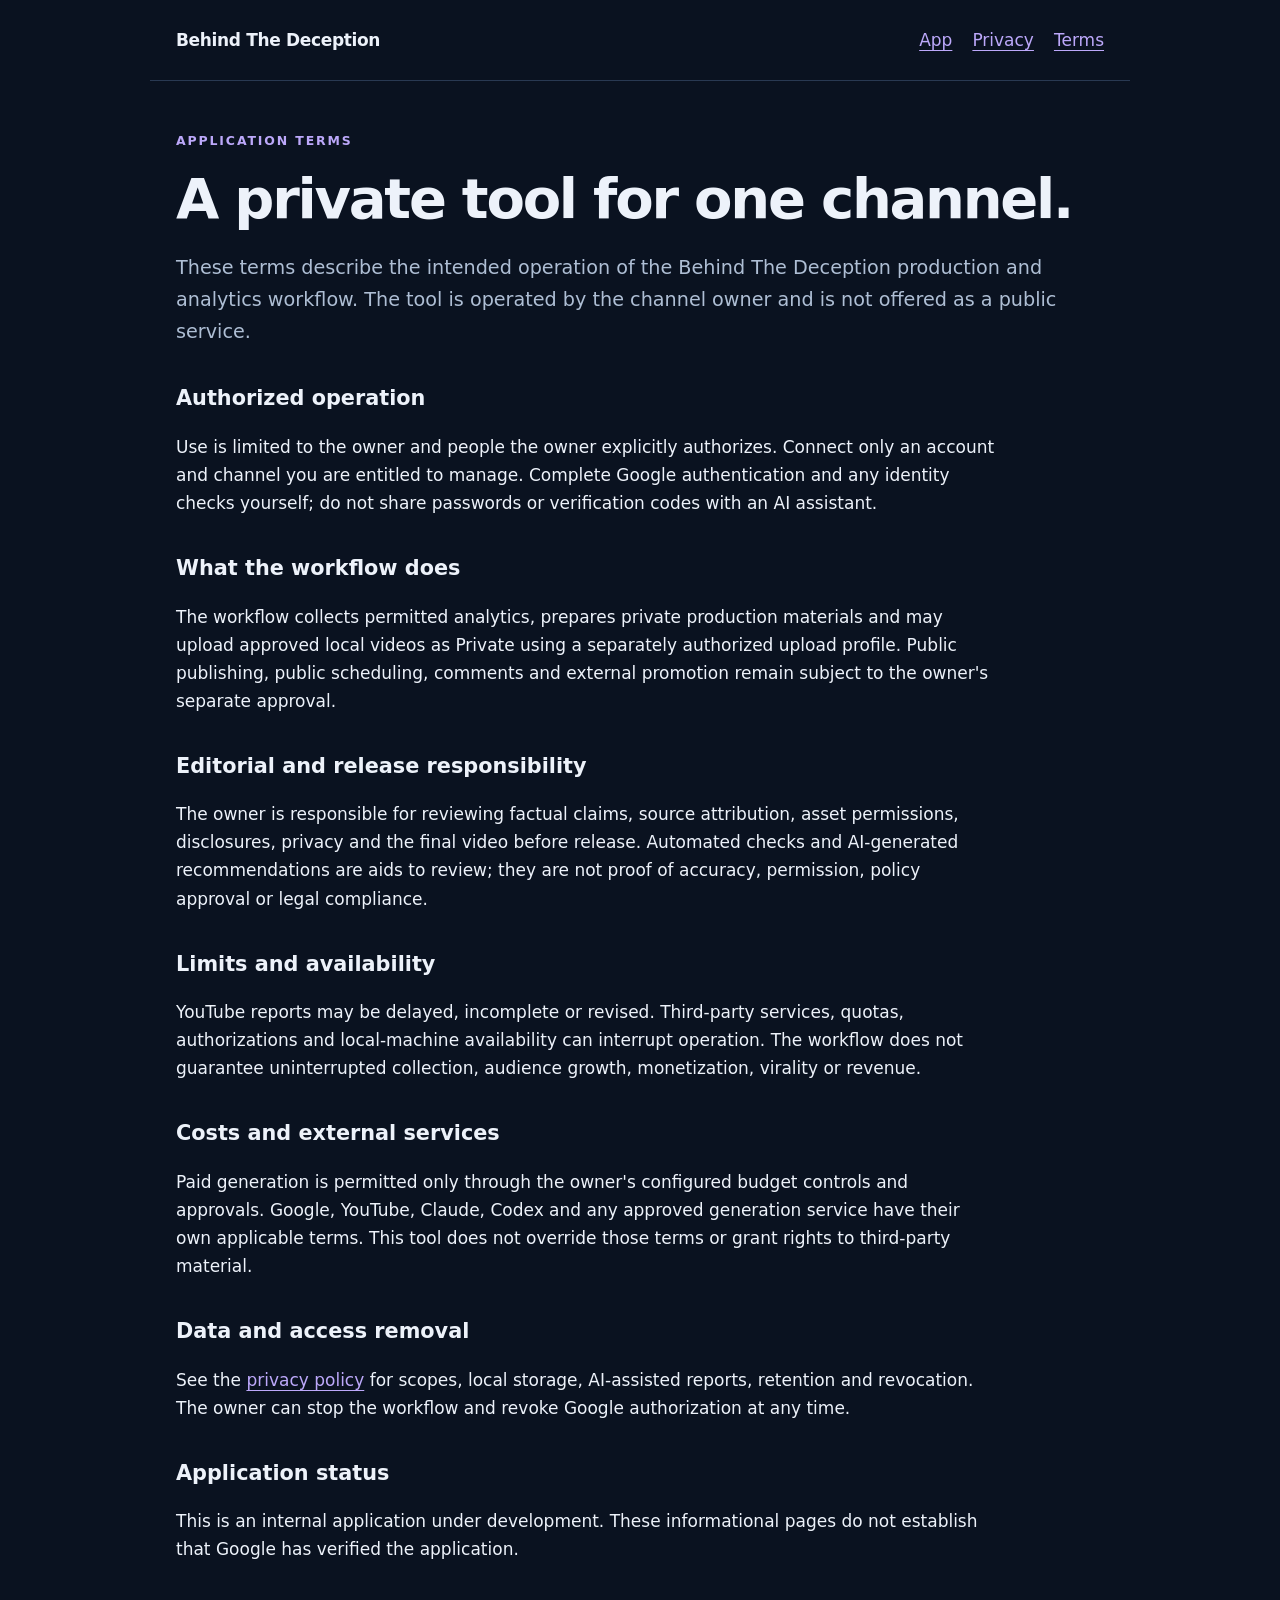
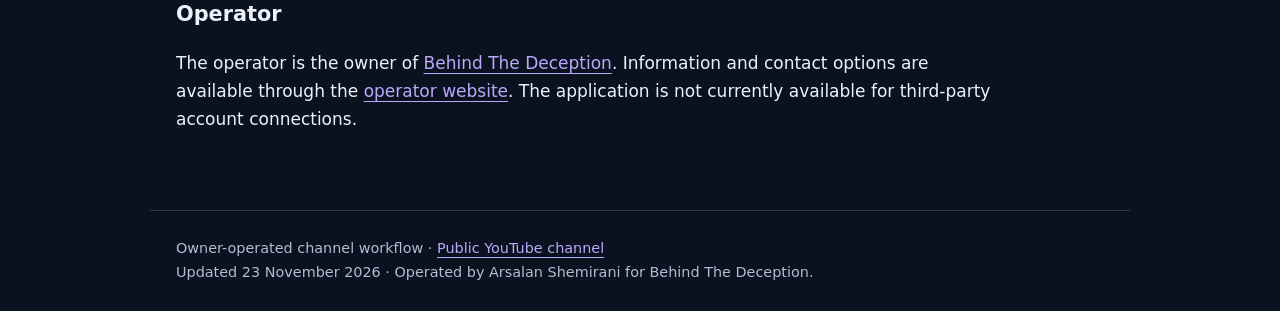
<file: behind-the-deception-app/terms.html>
<!doctype html><html lang="en"><head><meta charset="utf-8"><meta name="viewport" content="width=device-width,initial-scale=1"><meta name="robots" content="noindex"><title>Application terms | Behind The Deception</title><style>:root{color-scheme:dark;--bg:#0a1220;--panel:#121e31;--ink:#edf2fa;--muted:#aebed4;--accent:#bca8fa;--line:#293952}*{box-sizing:border-box}body{margin:0;background:var(--bg);color:var(--ink);font:17px/1.65 system-ui,-apple-system,BlinkMacSystemFont,"Segoe UI",sans-serif}header,main,footer{max-width:980px;margin:auto;padding:26px}header{display:flex;justify-content:space-between;align-items:center;gap:16px;border-bottom:1px solid var(--line)}a{color:var(--accent);text-underline-offset:4px}nav{display:flex;gap:20px;flex-wrap:wrap}header a.brand{font-weight:750;color:var(--ink);text-decoration:none;letter-spacing:-.02em}main{padding-top:50px;padding-bottom:60px}h1{font-size:clamp(2rem,5vw,3.5rem);line-height:1.12;letter-spacing:-.04em;margin:16px 0 22px}h2{font-size:1.3rem;margin-top:34px}p,li{max-width:76ch}.lead{font-size:1.2rem;color:var(--muted)}.eyebrow{color:var(--accent);font-size:.78rem;text-transform:uppercase;letter-spacing:.15em;font-weight:700}.cards{display:grid;grid-template-columns:repeat(auto-fit,minmax(240px,1fr));gap:18px;margin:32px 0}.card{padding:22px;border:1px solid var(--line);background:var(--panel);border-radius:15px}.card h2{margin-top:0}.note{padding:16px 20px;border-left:3px solid var(--accent);background:var(--panel);color:var(--muted)}code{overflow-wrap:anywhere;color:#d2c4ff;font-size:.88em}footer{border-top:1px solid var(--line);color:var(--muted);font-size:.9rem}ul{padding-left:23px}button{font:inherit}@media(max-width:600px){header{align-items:flex-start;flex-direction:column}main{padding-top:30px}header,main,footer{padding-left:20px;padding-right:20px}}</style></head><body><header><a class="brand" href="index.html">Behind The Deception</a><nav aria-label="Main navigation"><a href="index.html">App</a><a href="privacy.html">Privacy</a><a href="terms.html">Terms</a></nav></header><main><div class="eyebrow">Application terms</div><h1>A private tool for one channel.</h1><p class="lead">These terms describe the intended operation of the Behind The Deception production and analytics workflow. The tool is operated by the channel owner and is not offered as a public service.</p><h2>Authorized operation</h2><p>Use is limited to the owner and people the owner explicitly authorizes. Connect only an account and channel you are entitled to manage. Complete Google authentication and any identity checks yourself; do not share passwords or verification codes with an AI assistant.</p><h2>What the workflow does</h2><p>The workflow collects permitted analytics, prepares private production materials and may upload approved local videos as Private using a separately authorized upload profile. Public publishing, public scheduling, comments and external promotion remain subject to the owner's separate approval.</p><h2>Editorial and release responsibility</h2><p>The owner is responsible for reviewing factual claims, source attribution, asset permissions, disclosures, privacy and the final video before release. Automated checks and AI-generated recommendations are aids to review; they are not proof of accuracy, permission, policy approval or legal compliance.</p><h2>Limits and availability</h2><p>YouTube reports may be delayed, incomplete or revised. Third-party services, quotas, authorizations and local-machine availability can interrupt operation. The workflow does not guarantee uninterrupted collection, audience growth, monetization, virality or revenue.</p><h2>Costs and external services</h2><p>Paid generation is permitted only through the owner's configured budget controls and approvals. Google, YouTube, Claude, Codex and any approved generation service have their own applicable terms. This tool does not override those terms or grant rights to third-party material.</p><h2>Data and access removal</h2><p>See the <a href="privacy.html">privacy policy</a> for scopes, local storage, AI-assisted reports, retention and revocation. The owner can stop the workflow and revoke Google authorization at any time.</p><h2>Application status</h2><p>This is an internal application under development. These informational pages do not establish that Google has verified the application.</p><h2>Operator</h2><p>The operator is the owner of <a href="https://www.youtube.com/channel/UCUllWvNDPVEn3FMOXt50_Sg">Behind The Deception</a>. Information and contact options are available through the <a href="https://arsalanshemirani.github.io/contact.html">operator website</a>. The application is not currently available for third-party account connections.</p></main><footer>Owner-operated channel workflow · <a href="https://www.youtube.com/channel/UCUllWvNDPVEn3FMOXt50_Sg">Public YouTube channel</a><br>Updated 23 November 2026 · Operated by Arsalan Shemirani for Behind The Deception.</footer></body></html>
</file>
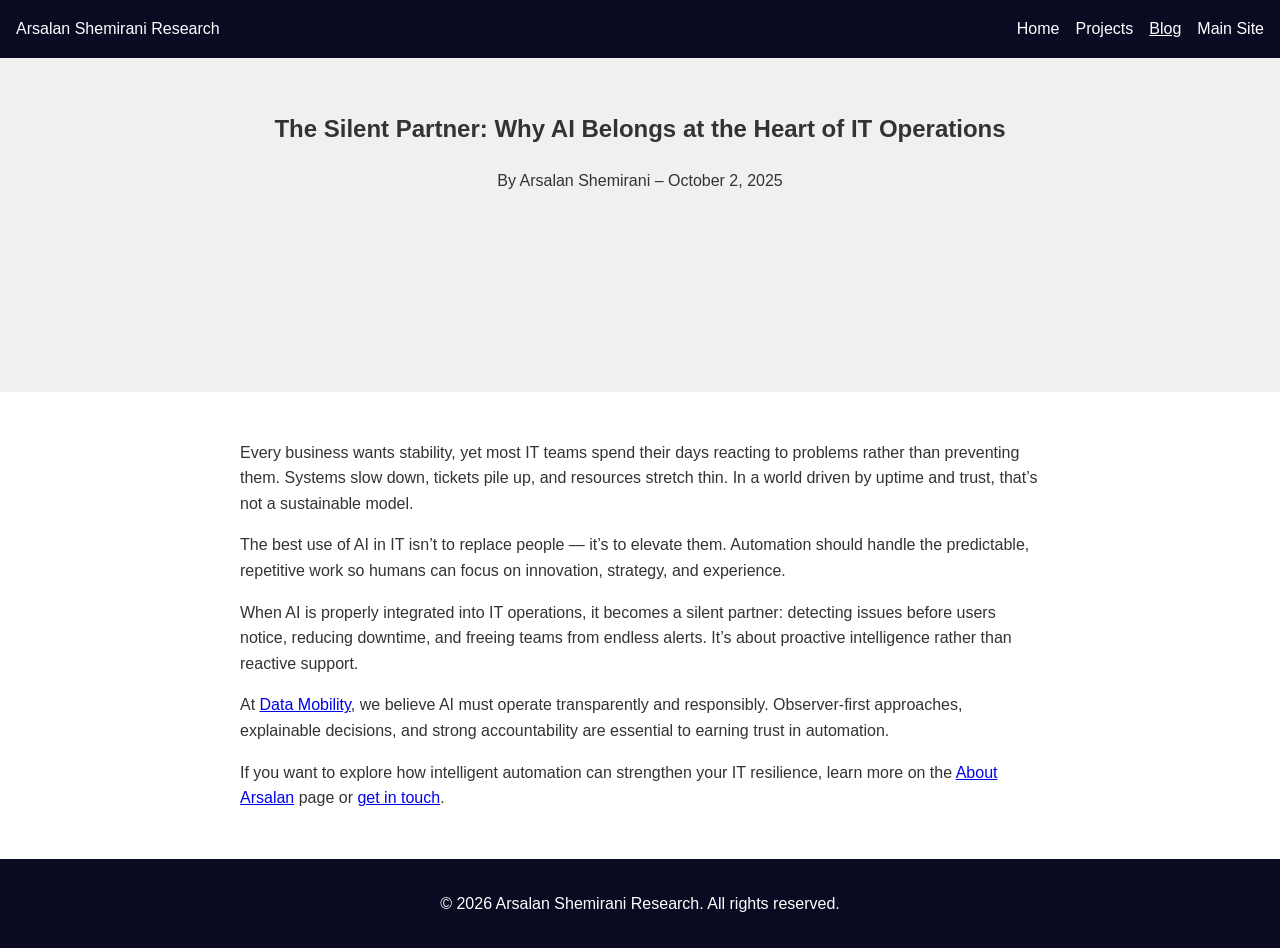
<file: blog/ai-in-it-operations.html>
<!DOCTYPE html>
<html lang="en">
<head>
  <meta charset="UTF-8">
  <meta name="viewport" content="width=device-width, initial-scale=1.0">
  <title>The Silent Partner: Why AI Belongs at the Heart of IT Operations – Arsalan Shemirani</title>
  <meta name="description" content="Arsalan Shemirani explains how AI transforms IT operations from reactive problem-solving to proactive resilience.">
  <meta name="keywords" content="AI in IT, automation, IT resilience, Arsalan Shemirani, Data Mobility, IT automation, cybersecurity AI">
  <link rel="canonical" href="https://arsalanshemirani.github.io/blog/ai-in-it-operations.html">
  <meta property="og:type" content="article">
  <meta property="og:title" content="The Silent Partner: Why AI Belongs at the Heart of IT Operations">
  <meta property="og:description" content="AI transforms IT operations into proactive, intelligent ecosystems. Arsalan Shemirani explores how small and mid-sized businesses can benefit from this evolution.">
  <meta property="og:url" content="https://arsalanshemirani.github.io/blog/ai-in-it-operations.html">
  <script type="application/ld+json">
  {
    "@context": "https://schema.org",
    "@type": "BlogPosting",
    "headline": "The Silent Partner: Why AI Belongs at the Heart of IT Operations",
    "author": {
      "@type": "Person",
      "name": "Arsalan Shemirani"
    },
    "publisher": {
      "@type": "Organization",
      "name": "Arsalan Shemirani Research",
      "url": "https://arsalanshemirani.github.io/"
    },
    "datePublished": "2025-10-02",
    "dateModified": "2025-10-02",
    "description": "Arsalan Shemirani explains how AI transforms IT operations from reactive problem-solving to proactive resilience."
  }
  </script>
  <link rel="stylesheet" href="../style.css">
</head>
<body>
  <header>
    <nav>
      <div class="logo">Arsalan&nbsp;Shemirani Research</div>
      <ul>
        <li><a href="../index.html">Home</a></li>
        <li><a href="../projects.html">Projects</a></li>
        <li><a href="../blog.html" class="active">Blog</a></li>
        <li><a href="https://arsalanshemirani.com/" target="_blank" rel="noopener">Main Site</a></li>
      </ul>
    </nav>
  </header>

  <section class="hero" style="height: 30vh;">
    <h1>The Silent Partner: Why AI Belongs at the Heart of IT Operations</h1>
    <p>By Arsalan Shemirani – October 2, 2025</p>
  </section>

  <section class="section">
    <div class="container">
      <p>
        Every business wants stability, yet most IT teams spend their days reacting to problems rather than preventing them.
        Systems slow down, tickets pile up, and resources stretch thin. In a world driven by uptime and trust, that’s not a sustainable model.
      </p>

      <p>
        The best use of AI in IT isn’t to replace people — it’s to elevate them. Automation should handle the predictable, repetitive work
        so humans can focus on innovation, strategy, and experience.
      </p>

      <p>
        When AI is properly integrated into IT operations, it becomes a silent partner: detecting issues before users notice,
        reducing downtime, and freeing teams from endless alerts. It’s about proactive intelligence rather than reactive support.
      </p>

      <p>
        At <a href="https://www.datamobility.com.my" target="_blank" rel="noopener">Data Mobility</a>, we believe AI must operate transparently and responsibly.
        Observer-first approaches, explainable decisions, and strong accountability are essential to earning trust in automation.
      </p>

      <p>
        If you want to explore how intelligent automation can strengthen your IT resilience, learn more on the
        <a href="https://arsalanshemirani.com/about.html" target="_blank" rel="noopener">About Arsalan</a> page or
        <a href="https://arsalanshemirani.com/contact.html" target="_blank" rel="noopener">get in touch</a>.
      </p>
    </div>
  </section>

  <footer>
    <p>&copy; <script>document.write(new Date().getFullYear());</script> Arsalan Shemirani Research. All rights reserved.</p>
  </footer>
</body>
</html>
</file>
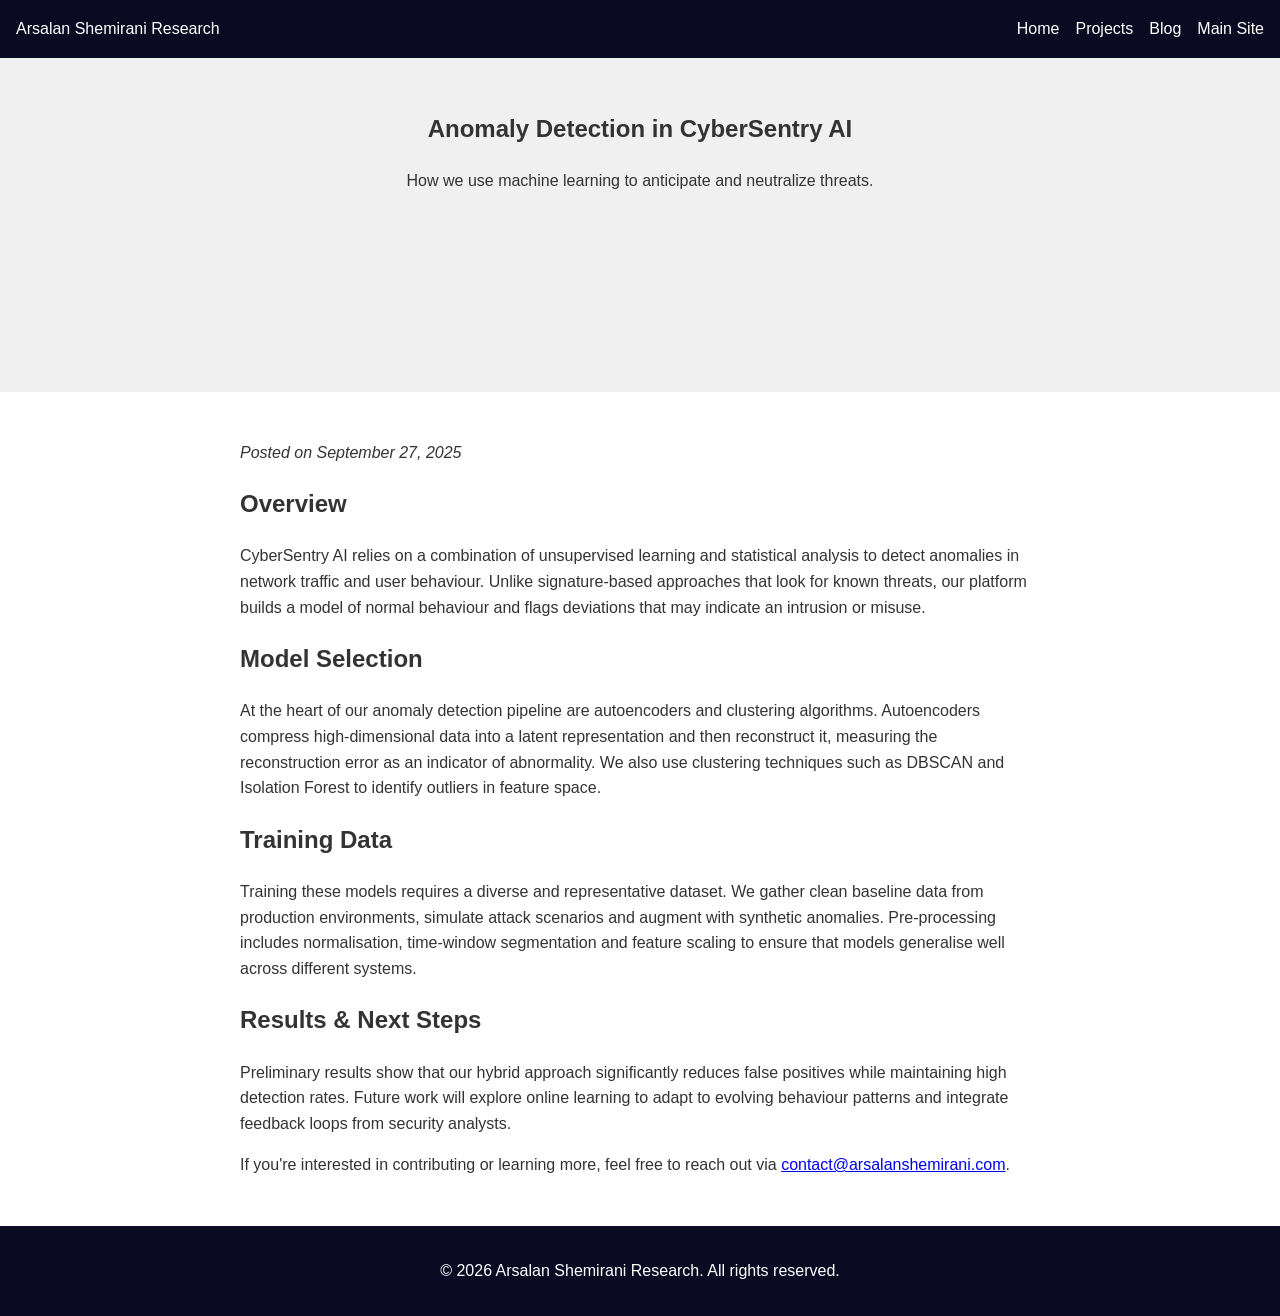
<file: blog/anomaly-detection-cybersentry.html>
<!DOCTYPE html>
<html lang="en">
<head>
  <meta charset="UTF-8">
  <meta name="viewport" content="width=device-width, initial-scale=1.0">
  <title>Anomaly Detection in CyberSentry AI – Technical Deep Dive</title>
  <meta name="description" content="A technical exploration of how CyberSentry AI uses unsupervised machine learning to identify anomalies and protect systems in real time.">
  <meta name="keywords" content="anomaly detection, CyberSentry AI, machine learning security, unsupervised learning, AI cybersecurity">
  <link rel="canonical" href="https://arsalanshemirani.github.io/blog/anomaly-detection-cybersentry.html">
  <meta property="og:type" content="article">
  <meta property="og:title" content="Anomaly Detection in CyberSentry AI – Technical Deep Dive">
  <meta property="og:description" content="Learn how the CyberSentry AI platform applies neural networks and statistical modelling to detect outliers and security threats.">
  <meta property="og:url" content="https://arsalanshemirani.github.io/blog/anomaly-detection-cybersentry.html">
  <script type="application/ld+json">
  {
    "@context": "https://schema.org",
    "@type": "BlogPosting",
    "headline": "Anomaly Detection in CyberSentry AI – Technical Deep Dive",
    "author": {
      "@type": "Person",
      "name": "Arsalan Shemirani"
    },
    "datePublished": "2025-09-27",
    "dateModified": "2025-09-27",
    "mainEntityOfPage": {
      "@type": "WebPage",
      "@id": "https://arsalanshemirani.github.io/blog/anomaly-detection-cybersentry.html"
    },
    "publisher": {
      "@type": "Organization",
      "name": "Arsalan Shemirani",
      "logo": {
        "@type": "ImageObject",
        "url": "https://arsalanshemirani.github.io/assets/logo.png"
      }
    },
    "description": "A technical exploration of how CyberSentry AI uses unsupervised machine learning to identify anomalies and protect systems in real time."
  }
  </script>
  <link rel="stylesheet" href="../style.css">
</head>
<body>
  <header>
    <nav>
      <div class="logo">Arsalan&nbsp;Shemirani Research</div>
      <ul>
        <li><a href="../index.html">Home</a></li>
        <li><a href="../projects.html">Projects</a></li>
        <li><a href="../blog.html">Blog</a></li>
        <li><a href="https://arsalanshemirani.com/" target="_blank" rel="noopener">Main Site</a></li>
      </ul>
    </nav>
  </header>
  <section class="hero" style="height: 30vh;">
    <h1>Anomaly Detection in CyberSentry&nbsp;AI</h1>
    <p>How we use machine learning to anticipate and neutralize threats.</p>
  </section>
  <section class="section">
    <div class="container">
      <article>
        <p><em>Posted on September 27, 2025</em></p>
        <h2>Overview</h2>
        <p>
          CyberSentry&nbsp;AI relies on a combination of unsupervised learning and statistical analysis to detect anomalies in network traffic and user behaviour. Unlike signature-based approaches that look for known threats, our platform builds a model of normal behaviour and flags deviations that may indicate an intrusion or misuse.
        </p>
        <h2>Model Selection</h2>
        <p>
          At the heart of our anomaly detection pipeline are autoencoders and clustering algorithms. Autoencoders compress high-dimensional data into a latent representation and then reconstruct it, measuring the reconstruction error as an indicator of abnormality.
          We also use clustering techniques such as DBSCAN and Isolation Forest to identify outliers in feature space.
        </p>
        <h2>Training Data</h2>
        <p>
          Training these models requires a diverse and representative dataset. We gather clean baseline data from production environments, simulate attack scenarios and augment with synthetic anomalies. Pre-processing includes normalisation, time-window segmentation and feature scaling to ensure that models generalise well across different systems.
        </p>
        <h2>Results &amp; Next Steps</h2>
        <p>
          Preliminary results show that our hybrid approach significantly reduces false positives while maintaining high detection rates. Future work will explore online learning to adapt to evolving behaviour patterns and integrate feedback loops from security analysts.
        </p>
        <p>
          If you're interested in contributing or learning more, feel free to reach out via
          <a href="mailto:contact@arsalanshemirani.com">contact@arsalanshemirani.com</a>.
        </p>
      </article>
    </div>
  </section>
  <footer>
    <p>&copy; <script>document.write(new Date().getFullYear());</script> Arsalan Shemirani Research. All rights reserved.</p>
  </footer>
</body>
</html>
</file>
<file: style.css>
body {
  font-family: Arial, sans-serif;
  margin: 0;
  padding: 0;
  line-height: 1.6;
  color: #333;
}

header {
  background-color: #0a0a23;
  color: #ffffff;
}

nav {
  display: flex;
  justify-content: space-between;
  align-items: center;
  padding: 1rem;
}

nav ul {
  list-style: none;
  display: flex;
  gap: 1rem;
  margin: 0;
  padding: 0;
}

nav a {
  color: #ffffff;
  text-decoration: none;
}

nav a.active {
  text-decoration: underline;
}

.hero {
  background-color: #f0f0f0;
  padding: 2rem 1rem;
  text-align: center;
}

.section {
  padding: 2rem 1rem;
}

.section.dark {
  background-color: #f9f9f9;
}

.container {
  max-width: 800px;
  margin: 0 auto;
}

footer {
  text-align: center;
  padding: 1rem;
  background-color: #0a0a23;
  color: #ffffff;
}

.posts-list {
  list-style: none;
  margin: 0;
  padding: 0;
}

.posts-list li {
  margin-bottom: 2rem;
}
</file>
